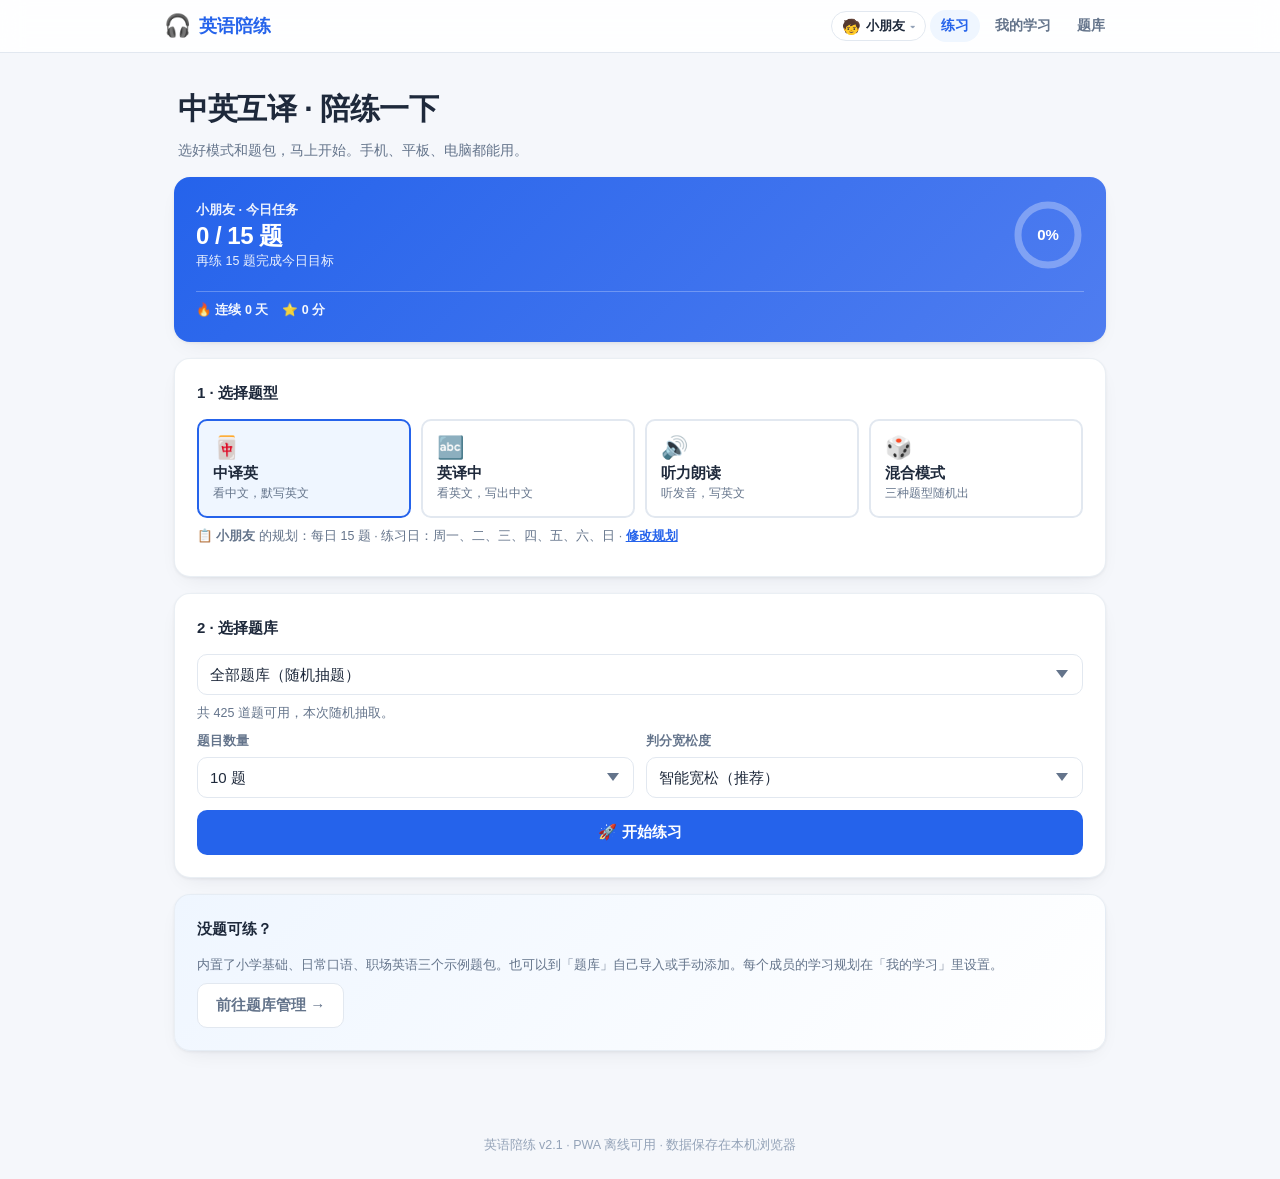
<file: index.html>
<!DOCTYPE html>
<html lang="zh-CN">
<head>
<meta charset="UTF-8">
<meta name="viewport" content="width=device-width, initial-scale=1.0, maximum-scale=1.0, user-scalable=no, viewport-fit=cover">
<meta name="theme-color" content="#2563EB">
<meta name="description" content="适合小学生和成人的中英互译默写练习工具，支持自定义题库、听力朗读、学习规划与离线使用。">
<title>英语陪练 · 中英默写练习</title>
<!-- PWA -->
<link rel="manifest" href="manifest.json">
<link rel="icon" type="image/png" href="favicon.png">
<link rel="apple-touch-icon" href="icons/apple-touch-icon.png">
<meta name="apple-mobile-web-app-capable" content="yes">
<meta name="mobile-web-app-capable" content="yes">
<meta name="apple-mobile-web-app-status-bar-style" content="default">
<meta name="apple-mobile-web-app-title" content="英语陪练">
<link rel="stylesheet" href="assets/css/style.css">
</head>
<body>

<!-- ============ 顶部导航 ============ -->
<header class="topbar">
  <div class="topbar-inner">
    <div class="brand">
      <span class="brand-logo" id="brandLogo">🎧</span>
      <span class="brand-name" id="brandName">英语陪练</span>
    </div>
    <div class="topnav">
      <!-- 成员切换器 -->
      <button class="profile-chip" id="profileChip" title="切换成员">
        <span id="chipAvatar">🧒</span>
        <span id="chipName">小朋友</span>
        <span class="chip-caret">▾</span>
      </button>
      <button class="navbtn active" data-view="home">练习</button>
      <button class="navbtn" data-view="plan">我的学习</button>
      <button class="navbtn" data-view="manage">题库</button>
    </div>
  </div>
  <!-- 成员下拉面板 -->
  <div class="profile-menu" id="profileMenu" style="display:none">
    <div class="pm-title">选择成员</div>
    <div id="pmList"></div>
    <button class="pm-add" id="pmAddBtn">＋ 添加成员</button>
  </div>
</header>

<main class="wrap" id="app">

  <!-- ============ 首页：选模式 + 选题库 ============ -->
  <section class="view active" id="view-home">
    <div class="hero">
      <h1 id="heroTitle">中英互译 · 陪练一下</h1>
      <p class="hero-sub" id="heroSub">选好模式和题包，马上开始。手机、平板、电脑都能用。</p>
    </div>

    <!-- 今日任务卡（当前成员） -->
    <div class="card today-card" id="todayCard">
      <div class="today-left">
        <div class="today-title" id="todayTitle">今日任务</div>
        <div class="today-num" id="todayNum">0 / 15 题</div>
        <div class="today-hint" id="todayHint">开始第一题吧！</div>
      </div>
      <div class="today-right">
        <div class="ring">
          <svg viewBox="0 0 72 72" class="ring-svg">
            <circle class="ring-bg" cx="36" cy="36" r="30"/>
            <circle class="ring-fg" id="ringFg" cx="36" cy="36" r="30"/>
          </svg>
          <span class="ring-text" id="ringText">0%</span>
        </div>
      </div>
      <div class="today-meta">
        <span id="todayStreak">🔥 连续 0 天</span>
        <span id="todayPoints">⭐ 0 分</span>
      </div>
    </div>

    <div class="card">
      <h2 class="card-title">1 · 选择题型</h2>
      <div class="mode-grid" id="modeGrid">
        <button class="mode-card" data-mode="zh2en">
          <span class="mode-emoji">🀄</span>
          <span class="mode-name">中译英</span>
          <span class="mode-desc">看中文，默写英文</span>
        </button>
        <button class="mode-card" data-mode="en2zh">
          <span class="mode-emoji">🔤</span>
          <span class="mode-name">英译中</span>
          <span class="mode-desc">看英文，写出中文</span>
        </button>
        <button class="mode-card" data-mode="listen">
          <span class="mode-emoji">🔊</span>
          <span class="mode-name">听力朗读</span>
          <span class="mode-desc">听发音，写英文</span>
        </button>
        <button class="mode-card" data-mode="mix">
          <span class="mode-emoji">🎲</span>
          <span class="mode-name">混合模式</span>
          <span class="mode-desc">三种题型随机出</span>
        </button>
      </div>
      <p class="hint" id="planModeHint"></p>
    </div>

    <div class="card">
      <h2 class="card-title">2 · 选择题库</h2>
      <select class="select" id="bankSelect"></select>
      <p class="hint" id="bankMeta">—</p>
      <div class="row2">
        <label class="field">
          <span class="field-label">题目数量</span>
          <select class="select" id="countSelect">
            <option value="5">5 题</option>
            <option value="10" selected>10 题</option>
            <option value="20">20 题</option>
            <option value="999">全部</option>
          </select>
        </label>
        <label class="field">
          <span class="field-label">判分宽松度</span>
          <select class="select" id="strictSelect">
            <option value="smart" selected>智能宽松（推荐）</option>
            <option value="strict">严格逐字</option>
          </select>
        </label>
      </div>
      <button class="btn btn-primary btn-block" id="startBtn">🚀 开始练习</button>
      <button class="btn btn-ghost btn-block" id="installBtn" style="display:none">📲 添加到主屏幕（像 App 一样用）</button>
      <button class="btn btn-ghost btn-block" id="iosInstallTip" style="display:none">📲 iOS 安装方法</button>
    </div>

    <div class="card muted-card">
      <h2 class="card-title">没题可练？</h2>
      <p class="hint">内置了小学基础、日常口语、职场英语三个示例题包。也可以到「题库」自己导入或手动添加。每个成员的学习规划在「我的学习」里设置。</p>
      <button class="btn btn-ghost" data-view="manage">前往题库管理 →</button>
    </div>
  </section>

  <!-- ============ 练习页 ============ -->
  <section class="view" id="view-practice">
    <div class="progress-wrap">
      <div class="progress-info">
        <span id="progText">第 1 / 10 题</span>
        <span id="progScore">✅ 0 · ❌ 0</span>
      </div>
      <div class="progress-bar"><div class="progress-fill" id="progFill"></div></div>
    </div>

    <div class="card question-card">
      <div class="q-tag" id="qTag">中译英</div>
      <div class="q-prompt" id="qPrompt">题目内容</div>

      <button class="btn btn-listen" id="speakBtn" style="display:none">🔊 再听一遍</button>

      <textarea class="answer-input" id="answerInput" rows="2" placeholder="在这里输入答案…" autocomplete="off" autocorrect="off" autocapitalize="off" spellcheck="false"></textarea>

      <div class="mic-row" id="micRow" style="display:none">
        <button class="btn btn-mic" id="micBtn">🎙️ 按住说话，松开识别</button>
        <span class="mic-hint" id="micHint"></span>
      </div>

      <!-- v2.1：不会做时的提示 -->
      <button class="btn btn-hint" id="hintBtn" style="display:none">💡 给我点提示</button>
      <div class="hint-box" id="hintBox" style="display:none"></div>

      <div class="feedback" id="feedback"></div>

      <div class="btn-row">
        <button class="btn btn-primary btn-grow" id="submitBtn">提交答案</button>
        <button class="btn btn-ghost" id="skipBtn">跳过</button>
      </div>
      <button class="btn btn-ghost btn-block" id="nextBtn" style="display:none">下一题 →</button>
    </div>

    <button class="btn btn-text" id="quitBtn">← 退出练习</button>
  </section>

  <!-- ============ 结算页 ============ -->
  <section class="view" id="view-result">
    <div class="card result-card">
      <div class="result-emoji" id="resultEmoji">🎉</div>
      <h1 class="result-title" id="resultTitle">练习完成！</h1>
      <div class="score-ring">
        <span class="score-num" id="resultScore">0</span>
        <span class="score-unit">分</span>
      </div>
      <p class="hint" id="resultMeta">答对 0 题 / 共 0 题</p>
      <!-- 激励区 -->
      <div class="reward-box" id="rewardBox" style="display:none">
        <div class="reward-pts" id="rewardPts">+0 分</div>
        <div class="reward-detail" id="rewardDetail"></div>
      </div>
    </div>

    <div class="card">
      <h2 class="card-title">错题回顾</h2>
      <div id="wrongList" class="wrong-list"></div>
    </div>

    <div class="btn-row result-actions">
      <button class="btn btn-primary btn-grow" id="againBtn">再练一遍</button>
      <button class="btn btn-ghost" data-view="plan">看我的学习 →</button>
    </div>
  </section>

  <!-- ============ 我的学习（规划/进度/激励） ============ -->
  <section class="view" id="view-plan">
    <div class="hero plan-hero">
      <div class="plan-avatar" id="plAvatar">🧒</div>
      <div class="plan-head-mid">
        <h1 id="plName">小朋友</h1>
        <p class="hero-sub" id="plLevel">🌱 英语新芽 · 0 分</p>
      </div>
      <button class="btn btn-ghost" id="plSwitchBtn">切换成员</button>
    </div>

    <!-- 等级进度 -->
    <div class="card">
      <div class="level-row">
        <span class="level-icon" id="lvIcon">🌱</span>
        <div class="level-mid">
          <div class="level-name" id="lvName">英语新芽</div>
          <div class="level-bar"><div class="level-fill" id="lvFill"></div></div>
          <div class="level-next" id="lvNext">还差 100 分升级</div>
        </div>
        <div class="level-pts" id="lvPts">0<small>分</small></div>
      </div>
    </div>

    <!-- 本周打卡 -->
    <div class="card">
      <h2 class="card-title">本周打卡 <span class="streak-chip" id="plStreak">🔥 连续 0 天</span></h2>
      <div class="week-row" id="weekRow"></div>
      <div class="stat-grid">
        <div class="stat-box"><b id="stToday">0</b><span>今日已练</span></div>
        <div class="stat-box"><b id="stGoal">15</b><span>每日目标</span></div>
        <div class="stat-box"><b id="stAcc">0%</b><span>总正确率</span></div>
        <div class="stat-box"><b id="stBest">0</b><span>最长连击</span></div>
      </div>
      <div class="mini-chart" id="miniChart"></div>
      <p class="hint">最近 14 天每日练习量</p>
    </div>

    <!-- 徽章墙 -->
    <div class="card">
      <h2 class="card-title">我的徽章 <span class="badge" id="badgeCount">0/11</span></h2>
      <div class="badge-grid" id="badgeGrid"></div>
    </div>

    <!-- 学习规划 -->
    <div class="card">
      <h2 class="card-title">学习规划</h2>
      <p class="hint">为当前成员制定每日计划，完成后自动打卡并发放奖励。</p>
      <div class="row2">
        <label class="field">
          <span class="field-label">每日目标（题）</span>
          <select class="select" id="planGoal">
            <option value="5">5 题 · 轻松</option>
            <option value="10">10 题 · 日常</option>
            <option value="15">15 题 · 标准</option>
            <option value="20">20 题 · 进阶</option>
            <option value="30">30 题 · 强化</option>
            <option value="50">50 题 · 特训</option>
          </select>
        </label>
        <label class="field">
          <span class="field-label">练习题库</span>
          <select class="select" id="planBank"></select>
        </label>
      </div>
      <div class="field">
        <span class="field-label">每日练习题型（至少一种）</span>
        <div class="check-row" id="planModes">
          <label class="chk"><input type="checkbox" value="zh2en"> 中译英</label>
          <label class="chk"><input type="checkbox" value="en2zh"> 英译中</label>
          <label class="chk"><input type="checkbox" value="listen"> 听力</label>
        </div>
      </div>
      <div class="field">
        <span class="field-label">练习日（星期）</span>
        <div class="check-row" id="planDays">
          <label class="chk"><input type="checkbox" value="1"> 一</label>
          <label class="chk"><input type="checkbox" value="2"> 二</label>
          <label class="chk"><input type="checkbox" value="3"> 三</label>
          <label class="chk"><input type="checkbox" value="4"> 四</label>
          <label class="chk"><input type="checkbox" value="5"> 五</label>
          <label class="chk"><input type="checkbox" value="6"> 六</label>
          <label class="chk"><input type="checkbox" value="0"> 日</label>
        </div>
      </div>
      <button class="btn btn-primary btn-block" id="planSaveBtn">保存学习规划</button>
    </div>
  </section>

  <!-- ============ 成员管理 ============ -->
  <section class="view" id="view-profile">
    <div class="hero">
      <h1>成员管理</h1>
      <p class="hero-sub">给家里每个人建一个档案，学习进度、规划、激励各自独立。</p>
    </div>
    <div class="card">
      <h2 class="card-title">成员列表</h2>
      <div id="profileList" class="profile-list"></div>
      <button class="btn btn-primary btn-block" id="profAddBtn">＋ 添加成员</button>
    </div>
    <div class="card muted-card">
      <h2 class="card-title">怎么用？</h2>
      <p class="hint">点顶部头像可快速切换成员；每个成员独立记录积分、打卡、错题风格与规划。小朋友建议选「小朋友」类型，默认开启宽松判分和慢速朗读。</p>
    </div>
  </section>

  <!-- ============ 题库管理 ============ -->
  <section class="view" id="view-manage">
    <div class="hero">
      <h1>题库管理</h1>
      <p class="hero-sub">导入、编辑、导出题库。改完保存，回练习页刷新即生效。</p>
    </div>

    <div class="card">
      <h2 class="card-title">当前题库</h2>
      <select class="select" id="manageBankSelect"></select>
      <div class="btn-row wrap-row">
        <button class="btn btn-primary" id="addBankBtn">＋ 新建题库</button>
        <button class="btn btn-ghost" id="renameBankBtn">重命名</button>
        <button class="btn btn-ghost" id="delBankBtn">删除题库</button>
      </div>
      <p class="hint" id="manageBankMeta">—</p>
    </div>

    <div class="card">
      <h2 class="card-title">批量导入</h2>
      <p class="hint">支持三种方式，任选其一：</p>
      <div class="tabs" id="importTabs">
        <button class="tab active" data-imp="text">粘贴文本</button>
        <button class="tab" data-imp="file">上传文件</button>
      </div>

      <div class="imp-pane active" id="imp-text">
        <p class="hint">每行一组，用竖线 <code>|</code> 或逗号 <code>,</code> 分隔中文和英文。<br>示例：<code>苹果|apple</code></p>
        <textarea class="answer-input" id="importText" rows="6" placeholder="苹果|apple&#10;香蕉|banana&#10;我每天七点起床|I get up at seven every day"></textarea>
      </div>

      <div class="imp-pane" id="imp-file">
        <p class="hint">上传 <b>.csv</b> / <b>.txt</b>（中文,英文）或 <b>.json</b> 文件。</p>
        <input type="file" id="fileInput" accept=".csv,.txt,.json" class="file-input">
      </div>

      <div class="btn-row">
        <button class="btn btn-primary btn-grow" id="doImportBtn">导入到当前题库</button>
        <button class="btn btn-ghost" id="clearBankBtn">清空题目</button>
      </div>
      <div class="feedback" id="importFeedback"></div>
    </div>

    <div class="card">
      <h2 class="card-title">手动录入</h2>
      <div class="row2">
        <label class="field">
          <span class="field-label">中文</span>
          <input class="answer-input single" id="manZh" placeholder="苹果" autocomplete="off">
        </label>
        <label class="field">
          <span class="field-label">英文</span>
          <input class="answer-input single" id="manEn" placeholder="apple" autocomplete="off" spellcheck="false">
        </label>
      </div>
      <button class="btn btn-primary btn-block" id="manAddBtn">＋ 添加到题库</button>
    </div>

    <div class="card">
      <h2 class="card-title">题目列表 <span class="badge" id="qCount">0</span></h2>
      <div class="search-row">
        <input class="answer-input single" id="qSearch" placeholder="搜索中文或英文…" autocomplete="off">
      </div>
      <div id="qList" class="q-list"></div>
    </div>

    <div class="card">
      <h2 class="card-title">备份与迁移</h2>
      <p class="hint">换设备时：在这里导出 JSON 题库文件，在另一台设备导入即可。备份同时包含全部成员的学习进度。</p>
      <div class="btn-row wrap-row">
        <button class="btn btn-primary" id="exportBtn">⬇ 导出全部数据</button>
        <button class="btn btn-ghost" id="importJsonBtn">⬆ 导入 JSON 备份</button>
        <button class="btn btn-ghost" id="resetBtn">恢复默认题库</button>
      </div>
      <input type="file" id="jsonInput" accept=".json" style="display:none">
    </div>

    <div class="card">
      <h2 class="card-title">语音设置</h2>
      <div class="check-row" id="spToggles">
        <label class="chk"><input type="checkbox" id="spEnabled"> 开启语音朗读</label>
        <label class="chk"><input type="checkbox" id="spReadPrompt"> 出题后自动读题</label>
        <label class="chk"><input type="checkbox" id="spReadAnswer"> 判分后读正确答案</label>
        <label class="chk"><input type="checkbox" id="spReadFeedback"> 判分后读对错提示</label>
        <label class="chk"><input type="checkbox" id="spRecognize"> 允许麦克风语音作答</label>
      </div>
      <div class="row2">
        <label class="field">
          <span class="field-label">语速 <b id="spRateVal">0.85</b></span>
          <input type="range" id="spRate" min="0.5" max="1.5" step="0.05" value="0.85" class="range">
        </label>
        <label class="field">
          <span class="field-label">音调 <b id="spPitchVal">1.0</b></span>
          <input type="range" id="spPitch" min="0.5" max="1.5" step="0.05" value="1" class="range">
        </label>
      </div>
      <div class="row2">
        <label class="field">
          <span class="field-label">重复朗读次数</span>
          <select class="select" id="spRepeat">
            <option value="1">1 次</option>
            <option value="2">2 次</option>
            <option value="3">3 次（听力加强）</option>
          </select>
        </label>
        <label class="field">
          <span class="field-label">朗读语音</span>
          <select class="select" id="spVoice">
            <option value="">自动（英语女声优先）</option>
          </select>
        </label>
      </div>
      <div class="btn-row">
        <button class="btn btn-ghost" id="spTestBtn">🔊 试听一下</button>
        <button class="btn btn-primary btn-grow" id="spSaveBtn">保存语音设置</button>
      </div>
      <p class="hint" id="spSupportHint"></p>
    </div>

    <div class="card">
      <h2 class="card-title">提示设置 <span class="badge">v2.1</span></h2>
      <label class="chk chk-block">
        <input type="checkbox" id="htEnabled"> 练习时显示「💡 给我点提示」按钮
      </label>
      <div class="row2">
        <label class="field">
          <span class="field-label">单题最多提示几次</span>
          <select class="select" id="htMaxLevel">
            <option value="1">1 次（只给长度和首字母）</option>
            <option value="2">2 次（再多揭示一点）</option>
            <option value="3">3 次（揭示大部分，推荐小朋友）</option>
          </select>
        </label>
        <label class="field">
          <span class="field-label">用过提示后</span>
          <select class="select" id="htDeductRatio">
            <option value="1">积分不打折</option>
            <option value="0.7">积分按 70% 计</option>
            <option value="0.5">积分按 50% 计（推荐）</option>
            <option value="0.3">积分按 30% 计</option>
          </select>
        </label>
      </div>
      <label class="chk chk-block">
        <input type="checkbox" id="htDeduct"> 按上面比例对「用过提示的题」扣减积分（防止一路点提示刷分）
      </label>
      <div class="btn-row">
        <button class="btn btn-primary btn-grow" id="hintSaveBtn">保存提示设置</button>
      </div>
      <p class="hint" id="hintSaveHint">
        提示是循序渐进的：先告诉答案有多长、开头是什么，再逐步揭示字母，永远不直接给完整答案。
      </p>
    </div>

    <div class="card">
      <h2 class="card-title">外观设置</h2>
      <div class="row2">
        <label class="field">
          <span class="field-label">图标</span>
          <input class="answer-input single" id="cfgLogo" maxlength="4" placeholder="🎧">
        </label>
        <label class="field">
          <span class="field-label">名称</span>
          <input class="answer-input single" id="cfgName" placeholder="英语陪练">
        </label>
      </div>
      <label class="field">
        <span class="field-label">主色调</span>
        <div class="color-row">
          <input type="color" id="cfgColor" value="#2563EB" class="color-picker">
          <span class="hint" id="cfgColorText">#2563EB</span>
        </div>
      </label>
      <button class="btn btn-primary btn-block" id="saveCfgBtn">保存设置</button>
    </div>
  </section>

</main>

<footer class="foot">
  <span>英语陪练 v2.1 · PWA 离线可用 · 数据保存在本机浏览器</span>
</footer>

<!-- 新版本提示条 -->
<div class="update-bar" id="updateBar" style="display:none">
  <span>🎉 发现新版本</span>
  <button class="btn btn-ghost" id="updateReloadBtn">刷新更新</button>
</div>

<!-- 撒花动画层 -->
<canvas id="confetti" style="display:none;position:fixed;inset:0;pointer-events:none;z-index:999"></canvas>

<!-- 默认题库配置：换默认题库只改这一个文件 -->
<script src="assets/js/banks.js"></script>
<script src="assets/js/store.js"></script>
<script src="assets/js/speech.js"></script>
<script src="assets/js/hint.js"></script>
<script src="assets/js/app.js"></script>
<script>
/* ============ PWA：Service Worker 注册 + 安装引导 ============ */
(function () {
  if ('serviceWorker' in navigator && location.protocol === 'https:' || location.hostname === 'localhost') {
    window.addEventListener('load', function () {
      navigator.serviceWorker.register('sw.js').then(function (reg) {
        reg.addEventListener('updatefound', function () {
          var nw = reg.installing;
          if (!nw) return;
          nw.addEventListener('statechange', function () {
            if (nw.state === 'installed' && navigator.serviceWorker.controller) {
              var bar = document.getElementById('updateBar');
              if (bar) bar.style.display = 'flex';
            }
          });
        });
      }).catch(function (e) { console.warn('[PWA] SW 注册失败', e); });
    });
  }
  document.getElementById('updateReloadBtn').addEventListener('click', function () {
    location.reload(true);
  });

  /* 安装引导（Android/桌面 Chrome） */
  var deferredPrompt = null;
  window.addEventListener('beforeinstallprompt', function (e) {
    e.preventDefault();
    deferredPrompt = e;
    var b = document.getElementById('installBtn');
    var standalone = window.matchMedia('(display-mode: standalone)').matches;
    if (b && !standalone) b.style.display = 'block';
  });
  document.getElementById('installBtn').addEventListener('click', function () {
    if (!deferredPrompt) return;
    deferredPrompt.prompt();
    deferredPrompt.userChoice.then(function () {
      deferredPrompt = null;
      this.style.display = 'none';
    }.bind(this));
  });

  /* iOS 引导（Safari 无 beforeinstallprompt） */
  var isIOS = /iphone|ipad|ipod/i.test(navigator.userAgent);
  var standalone = window.matchMedia('(display-mode: standalone)').matches || window.navigator.standalone === true;
  if (isIOS && !standalone) {
    document.getElementById('iosInstallTip').style.display = 'block';
    document.getElementById('iosInstallTip').addEventListener('click', function () {
      alert('iOS 安装方法：\n1. 用 Safari 打开本页\n2. 点底部「分享」按钮\n3. 选择「添加到主屏幕」\n\n添加后即可像 App 一样全屏使用，并支持离线练习。');
    });
  }
})();
</script>
</body>
</html>
</file>
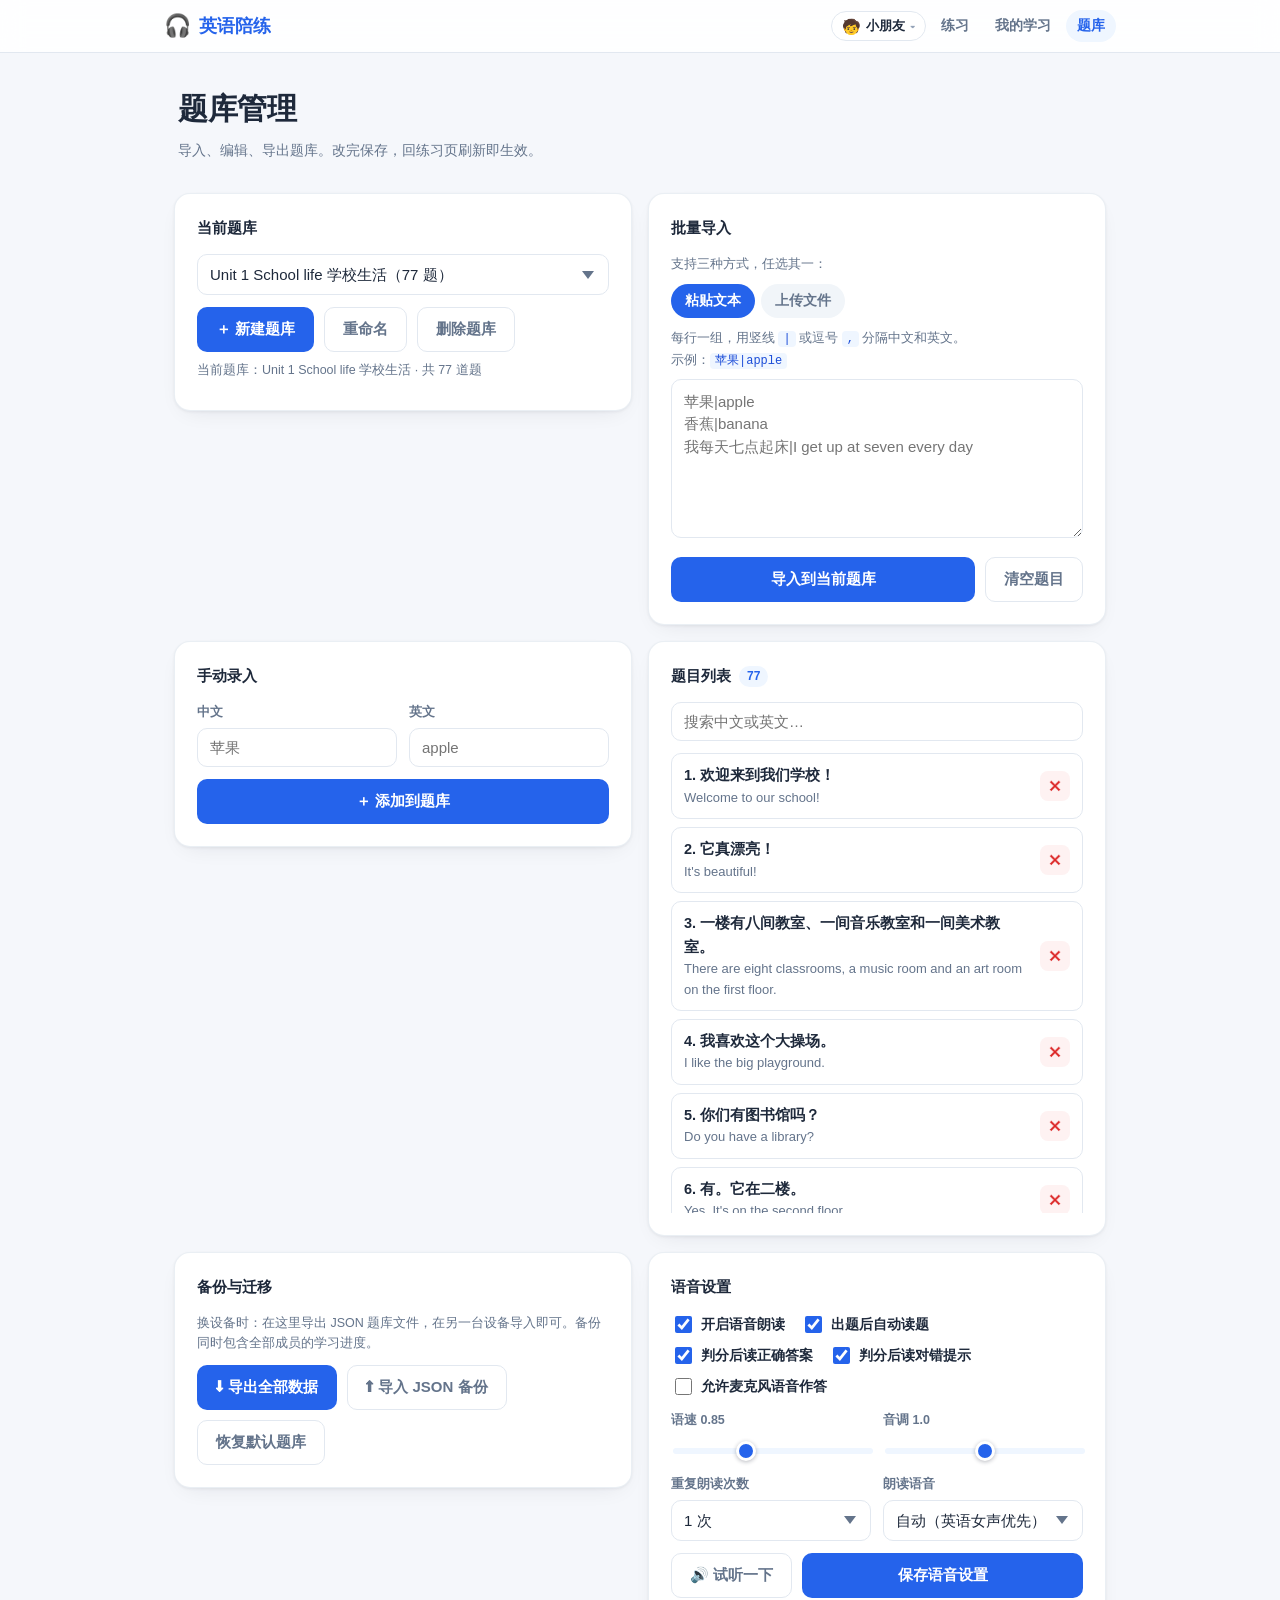
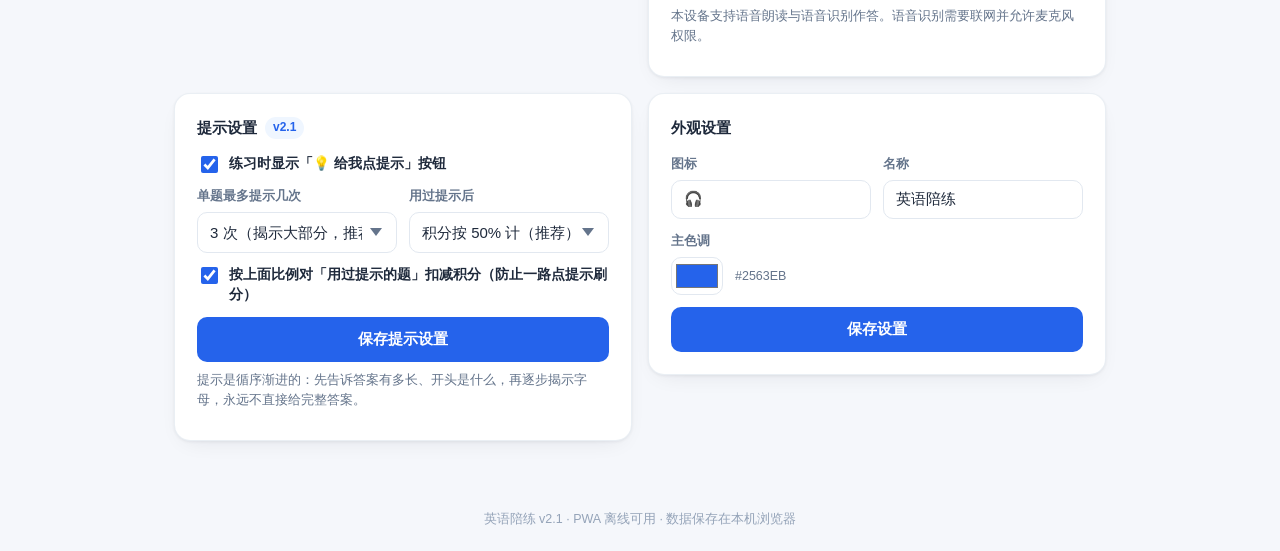
<file: admin.html>
<!DOCTYPE html>
<html lang="zh-CN">
<head>
<meta charset="UTF-8">
<meta name="viewport" content="width=device-width, initial-scale=1.0">
<title>英语陪练 · 后台管理</title>
<script>
// 后台入口：自动跳转到主应用的题库管理视图
// 部署时与本目录 index.html 放在同一位置即可
location.replace('index.html#admin');
</script>
</head>
<body>
<p style="font-family:sans-serif;padding:24px;">正在进入题库管理后台…<br>
若未自动跳转，请 <a href="index.html#admin">点此进入</a>。</p>
</body>
</html>
</file>
<file: assets/css/style.css>
/* ============================================================
   英语陪练 · 样式表 v2.0
   纯 CSS，无依赖，移动端优先，三端自适应
   ------------------------------------------------------------
   主色通过 CSS 变量 --brand 控制，后台改配色后一处生效
   v2 新增：成员切换、今日任务环、等级/徽章/打卡、语音、PWA
   ============================================================ */

:root {
  --brand: #2563EB;
  --brand-dark: #1D4ED8;
  --brand-soft: #EFF6FF;
  --ok: #16A34A;
  --ok-soft: #F0FDF4;
  --bad: #DC2626;
  --bad-soft: #FEF2F2;
  --warn: #D97706;
  --warn-soft: #FEF3C7;
  --bg: #F5F7FB;
  --card: #FFFFFF;
  --text: #1E293B;
  --text-2: #64748B;
  --text-3: #94A3B8;
  --line: #E2E8F0;
  --radius: 16px;
  --radius-sm: 10px;
  --shadow: 0 1px 3px rgba(15, 23, 42, .06), 0 8px 24px -12px rgba(15, 23, 42, .12);
  --sans: -apple-system, BlinkMacSystemFont, "PingFang SC", "Hiragino Sans GB",
          "Microsoft YaHei", "Segoe UI", Roboto, "Helvetica Neue", Arial, sans-serif;
}

* { box-sizing: border-box; -webkit-tap-highlight-color: transparent; }

html, body {
  margin: 0; padding: 0;
  background: var(--bg);
  color: var(--text);
  font-family: var(--sans);
  font-size: 16px;
  line-height: 1.6;
  -webkit-font-smoothing: antialiased;
}

body { min-height: 100vh; display: flex; flex-direction: column; }

/* ---------------- 顶部导航 ---------------- */
.topbar {
  position: sticky; top: 0; z-index: 50;
  background: rgba(255,255,255,.88);
  backdrop-filter: saturate(180%) blur(12px);
  -webkit-backdrop-filter: saturate(180%) blur(12px);
  border-bottom: 1px solid var(--line);
  padding-top: env(safe-area-inset-top);
}
.topbar-inner {
  max-width: 980px; margin: 0 auto;
  display: flex; align-items: center; justify-content: space-between;
  gap: 10px; padding: 10px 14px;
}
.brand { display: flex; align-items: center; gap: 8px; font-weight: 700; min-width: 0; }
.brand-logo { font-size: 22px; line-height: 1; }
.brand-name {
  font-size: 17px; color: var(--brand);
  white-space: nowrap; overflow: hidden; text-overflow: ellipsis;
}
.topnav { display: flex; gap: 4px; flex-shrink: 0; align-items: center; }
.navbtn {
  border: 0; background: transparent; color: var(--text-2);
  font-size: 14px; font-family: inherit; font-weight: 600;
  padding: 7px 11px; border-radius: 999px; cursor: pointer;
  transition: background .15s, color .15s;
  white-space: nowrap;
}
.navbtn.active { background: var(--brand-soft); color: var(--brand); }
.navbtn:hover { color: var(--brand); }

/* ---------------- 成员切换 chip ---------------- */
.profile-chip {
  display: inline-flex; align-items: center; gap: 5px;
  border: 1.5px solid var(--line); background: #fff;
  border-radius: 999px; padding: 5px 10px;
  font-family: inherit; font-size: 13px; font-weight: 700;
  color: var(--text); cursor: pointer; flex-shrink: 0;
  max-width: 118px;
}
.profile-chip:hover { border-color: var(--brand); }
#chipAvatar { font-size: 15px; line-height: 1; }
#chipName { overflow: hidden; text-overflow: ellipsis; white-space: nowrap; }
.chip-caret { font-size: 10px; color: var(--text-3); }

.profile-menu {
  position: absolute; right: 12px; top: calc(100% + 4px);
  width: min(320px, calc(100vw - 24px));
  background: var(--card); border: 1px solid var(--line);
  border-radius: 14px; box-shadow: 0 12px 40px -8px rgba(15,23,42,.25);
  padding: 8px; z-index: 100;
}
.pm-title {
  font-size: 12px; font-weight: 700; color: var(--text-3);
  padding: 6px 10px 4px; letter-spacing: .5px;
}
.pm-item {
  display: flex; align-items: center; gap: 10px; width: 100%;
  border: 0; background: transparent; text-align: left;
  padding: 9px 10px; border-radius: 10px; cursor: pointer; font-family: inherit;
}
.pm-item:hover, .pm-item.active { background: var(--brand-soft); }
.pm-avatar { font-size: 22px; line-height: 1; }
.pm-mid { flex: 1; min-width: 0; display: flex; flex-direction: column; }
.pm-mid b { font-size: 14px; color: var(--text); }
.pm-mid small { font-size: 12px; color: var(--text-2); }
.pm-check { color: var(--brand); font-weight: 800; }
.pm-add {
  display: block; width: 100%; margin-top: 4px;
  border: 1.5px dashed var(--line); background: transparent;
  border-radius: 10px; padding: 9px; font-family: inherit;
  font-size: 13.5px; font-weight: 600; color: var(--text-2); cursor: pointer;
}
.pm-add:hover { border-color: var(--brand); color: var(--brand); }

/* ---------------- 主体容器 ---------------- */
.wrap {
  width: 100%; max-width: 980px; margin: 0 auto;
  padding: 16px 16px 40px; flex: 1;
}
.view { display: none; animation: fade .22s ease; }
.view.active { display: block; }
@keyframes fade { from { opacity: 0; transform: translateY(6px); } to { opacity: 1; transform: none; } }

/* ---------------- 首屏 ---------------- */
.hero { padding: 8px 4px 16px; }
.hero h1 { margin: 0 0 6px; font-size: 24px; letter-spacing: -.4px; }
.hero-sub { margin: 0; color: var(--text-2); font-size: 14px; }

/* ---------------- 卡片 ---------------- */
.card {
  background: var(--card); border-radius: var(--radius);
  box-shadow: var(--shadow); padding: 18px; margin-bottom: 16px;
  border: 1px solid rgba(226,232,240,.7);
}
.card-title {
  margin: 0 0 14px; font-size: 15px; font-weight: 700;
  color: var(--text); display: flex; align-items: center; gap: 8px;
}
.muted-card { background: linear-gradient(135deg, var(--brand-soft), #FFFFFF); }

/* ---------------- 今日任务卡 ---------------- */
.today-card {
  display: flex; align-items: center; gap: 14px; flex-wrap: wrap;
  background: linear-gradient(135deg, var(--brand), #4F7DF0);
  border: 0; color: #fff;
}
.today-left { flex: 1; min-width: 0; }
.today-title { font-size: 13px; font-weight: 700; opacity: .92; }
.today-num { font-size: 24px; font-weight: 800; letter-spacing: -.5px; line-height: 1.25; }
.today-hint { font-size: 12.5px; opacity: .9; }
.today-right { flex-shrink: 0; }
.today-meta {
  display: flex; gap: 14px; font-size: 12.5px; font-weight: 600; opacity: .95;
  border-top: 1px solid rgba(255,255,255,.28);
  padding-top: 8px; margin-top: 6px; width: 100%;
}

/* 环形进度 */
.ring { position: relative; width: 72px; height: 72px; }
.ring-svg { width: 72px; height: 72px; transform: rotate(-90deg); }
.ring-bg, .ring-fg { fill: none; stroke-width: 7; }
.ring-bg { stroke: rgba(255,255,255,.3); }
.ring-fg {
  stroke: #fff; stroke-linecap: round;
  transition: stroke-dashoffset .5s ease;
}
.ring-text {
  position: absolute; inset: 0; display: flex; align-items: center; justify-content: center;
  font-size: 15px; font-weight: 800; color: #fff;
}

/* ---------------- 题型选择 ---------------- */
.mode-grid {
  display: grid; gap: 10px;
  grid-template-columns: repeat(2, 1fr);
}
.mode-card {
  display: flex; flex-direction: column; align-items: flex-start; gap: 2px;
  padding: 14px; border-radius: var(--radius-sm);
  border: 2px solid var(--line); background: #fff;
  cursor: pointer; text-align: left; font-family: inherit;
  transition: border-color .15s, background .15s, transform .1s;
}
.mode-card:active { transform: scale(.98); }
.mode-card:hover { border-color: #BFDBFE; }
.mode-card.selected { border-color: var(--brand); background: var(--brand-soft); }
.mode-emoji { font-size: 22px; line-height: 1.2; }
.mode-name { font-weight: 700; font-size: 15px; color: var(--text); }
.mode-desc { font-size: 12px; color: var(--text-2); }

/* ---------------- 表单元素 ---------------- */
.select, .answer-input {
  width: 100%; font-family: inherit; font-size: 15px;
  color: var(--text); background: #fff;
  border: 1.5px solid var(--line); border-radius: var(--radius-sm);
  padding: 11px 12px; outline: none; transition: border-color .15s, box-shadow .15s;
  appearance: none; -webkit-appearance: none;
}
.select {
  background-image: url("data:image/svg+xml;charset=utf8,%3Csvg xmlns='http://www.w3.org/2000/svg' width='12' height='8' viewBox='0 0 12 8'%3E%3Cpath fill='%2364748B' d='M6 8 0 0h12z'/%3E%3C/svg%3E");
  background-repeat: no-repeat; background-position: right 14px center;
  padding-right: 34px;
}
.select:focus, .answer-input:focus {
  border-color: var(--brand); box-shadow: 0 0 0 3px rgba(37,99,235,.12);
}
textarea.answer-input { resize: vertical; min-height: 64px; line-height: 1.5; }
.answer-input.single { padding: 10px 12px; }

.field { display: block; }
.field-label {
  display: block; font-size: 12.5px; font-weight: 600;
  color: var(--text-2); margin-bottom: 6px;
}
.row2 { display: grid; grid-template-columns: 1fr 1fr; gap: 12px; margin-bottom: 12px; }
.hint { font-size: 12.5px; color: var(--text-2); margin: 8px 0; line-height: 1.6; }
.hint code {
  background: var(--brand-soft); color: var(--brand-dark);
  padding: 1px 5px; border-radius: 4px; font-size: 12px;
}
.hint a { color: var(--brand); font-weight: 600; }
.badge {
  background: var(--brand-soft); color: var(--brand);
  font-size: 12px; font-weight: 700; padding: 1px 8px; border-radius: 999px;
}

/* 复选行 / 滑块 */
.check-row { display: flex; flex-wrap: wrap; gap: 8px 16px; margin: 6px 0 12px; }
.chk {
  display: inline-flex; align-items: center; gap: 6px;
  font-size: 13.5px; font-weight: 600; color: var(--text);
  cursor: pointer; user-select: none;
}
.chk input { width: 17px; height: 17px; accent-color: var(--brand); cursor: pointer; }

.range {
  width: 100%; height: 6px; appearance: none; -webkit-appearance: none;
  background: var(--brand-soft); border-radius: 999px; outline: none;
}
.range::-webkit-slider-thumb {
  appearance: none; -webkit-appearance: none;
  width: 20px; height: 20px; border-radius: 50%;
  background: var(--brand); border: 3px solid #fff;
  box-shadow: 0 1px 4px rgba(15,23,42,.3); cursor: pointer;
}
.range::-moz-range-thumb {
  width: 14px; height: 14px; border-radius: 50%;
  background: var(--brand); border: 3px solid #fff; cursor: pointer;
}

/* ---------------- 按钮 ---------------- */
.btn {
  font-family: inherit; font-size: 15px; font-weight: 600;
  border: 1.5px solid transparent; border-radius: var(--radius-sm);
  padding: 12px 18px; cursor: pointer;
  transition: background .15s, border-color .15s, transform .1s, opacity .15s;
  white-space: nowrap;
}
.btn:active { transform: scale(.98); }
.btn:disabled { opacity: .5; cursor: not-allowed; }
.btn-primary { background: var(--brand); color: #fff; }
.btn-primary:hover:not(:disabled) { background: var(--brand-dark); }
.btn-ghost { background: #fff; color: var(--text-2); border-color: var(--line); }
.btn-ghost:hover { border-color: #CBD5E1; color: var(--text); }
.btn-text {
  background: transparent; color: var(--text-2);
  display: block; margin: 4px auto 0; padding: 10px;
}
.btn-text:hover { color: var(--brand); }
.btn-block { display: block; width: 100%; margin-top: 12px; }
.btn-grow { flex: 1; }
.btn-listen {
  background: var(--brand-soft); color: var(--brand-dark);
  border-color: #BFDBFE; display: block; width: 100%; margin-bottom: 12px;
}
.btn-row { display: flex; gap: 10px; margin-top: 12px; }
.wrap-row { flex-wrap: wrap; }
.wrap-row .btn { flex: 0 1 auto; }
.btn-mic {
  background: #FFF7ED; color: #C2410C; border-color: #FED7AA;
  transition: transform .12s, background .15s;
}
.btn-mic.recording {
  background: #DC2626; color: #fff; border-color: #DC2626;
  animation: micpulse 1.1s infinite;
}
@keyframes micpulse {
  0%, 100% { transform: scale(1); }
  50% { transform: scale(1.03); }
}
.mic-row { display: flex; align-items: center; gap: 10px; margin-top: 10px; flex-wrap: wrap; }
.mic-hint { font-size: 12.5px; color: var(--text-2); }

/* ---------------- 进度条 ---------------- */
.progress-wrap { margin-bottom: 14px; }
.progress-info {
  display: flex; justify-content: space-between;
  font-size: 13px; font-weight: 600; color: var(--text-2); margin-bottom: 6px;
}
.progress-bar {
  height: 7px; background: #E2E8F0; border-radius: 999px; overflow: hidden;
}
.progress-fill {
  height: 100%; width: 0; border-radius: 999px;
  background: linear-gradient(90deg, var(--brand), #60A5FA);
  transition: width .3s ease;
}

/* ---------------- 题目卡 ---------------- */
.question-card { position: relative; }
.q-tag {
  display: inline-block; font-size: 12px; font-weight: 700;
  color: var(--brand); background: var(--brand-soft);
  padding: 3px 10px; border-radius: 999px; margin-bottom: 14px;
}
.q-prompt {
  font-size: 22px; font-weight: 700; line-height: 1.45;
  letter-spacing: -.2px; margin-bottom: 18px; word-break: break-word;
}
.q-prompt.small { font-size: 18px; }

/* ---------------- 判分反馈 ---------------- */
.feedback {
  display: none; margin-top: 12px; padding: 12px 14px;
  border-radius: var(--radius-sm); font-size: 14px; line-height: 1.65;
  border: 1.5px solid transparent; word-break: break-word;
}
.feedback.show { display: block; animation: fade .18s ease; }
.feedback.ok { background: var(--ok-soft); border-color: #BBF7D0; color: #14532D; }
.feedback.bad { background: var(--bad-soft); border-color: #FECACA; color: #7F1D1D; }
.feedback.info { background: var(--brand-soft); border-color: #BFDBFE; color: var(--brand-dark); }
.feedback b { font-weight: 700; }
.feedback .ans-line { margin-top: 6px; font-size: 14px; }
.feedback .ans-line span { font-weight: 700; color: inherit; }

/* ---------------- 结果页 ---------------- */
.result-card { text-align: center; }
.result-emoji { font-size: 48px; line-height: 1; }
.result-title { margin: 10px 0 4px; font-size: 21px; }
.score-ring {
  display: inline-flex; align-items: baseline; gap: 4px;
  margin: 14px auto 6px; padding: 12px 26px;
  border-radius: 999px; background: var(--brand-soft);
}
.score-num { font-size: 40px; font-weight: 800; color: var(--brand); line-height: 1; }
.score-unit { font-size: 15px; color: var(--brand); font-weight: 600; }
.result-actions { max-width: 420px; margin: 0 auto; width: 100%; }

/* 激励结算框 */
.reward-box {
  margin: 14px auto 4px; padding: 12px 18px;
  background: linear-gradient(135deg, #FEF3C7, #FDE68A);
  border-radius: 14px; max-width: 340px;
}
.reward-pts { font-size: 22px; font-weight: 800; color: #92400E; }
.reward-detail { font-size: 13px; color: #78350F; margin-top: 4px; line-height: 1.7; }
.new-badge {
  display: inline-block; background: #fff; border-radius: 999px;
  padding: 2px 10px; font-weight: 700; margin: 2px 0;
}

/* ---------------- 错题列表 ---------------- */
.wrong-list { display: flex; flex-direction: column; gap: 10px; }
.wrong-item {
  border-left: 3px solid var(--bad); background: var(--bad-soft);
  border-radius: 8px; padding: 10px 12px; font-size: 14px; line-height: 1.6;
}
.wrong-item .w-zh { font-weight: 700; }
.wrong-item .w-you { color: var(--bad); }
.wrong-item .w-right { color: var(--ok); font-weight: 700; }
.empty { color: var(--text-3); font-size: 14px; text-align: center; padding: 24px 0; }

/* ---------------- 我的学习 ---------------- */
.plan-hero { display: flex; align-items: center; gap: 12px; }
.plan-avatar {
  width: 54px; height: 54px; border-radius: 50%;
  background: var(--brand-soft); display: flex; align-items: center; justify-content: center;
  font-size: 30px; flex-shrink: 0; border: 2px solid var(--brand);
}
.plan-head-mid { flex: 1; min-width: 0; }
.plan-hero h1 { margin: 0; font-size: 22px; }

.level-row { display: flex; align-items: center; gap: 14px; }
.level-icon { font-size: 34px; line-height: 1; }
.level-mid { flex: 1; min-width: 0; }
.level-name { font-weight: 800; font-size: 15.5px; margin-bottom: 6px; }
.level-bar { height: 9px; border-radius: 999px; background: var(--brand-soft); overflow: hidden; }
.level-fill {
  height: 100%; width: 0; border-radius: 999px;
  background: linear-gradient(90deg, var(--brand), #F59E0B);
  transition: width .5s ease;
}
.level-next { font-size: 12px; color: var(--text-2); margin-top: 6px; }
.level-pts { font-size: 26px; font-weight: 800; color: var(--brand); line-height: 1; }
.level-pts small { font-size: 12px; font-weight: 600; color: var(--text-2); margin-left: 2px; }

.streak-chip {
  font-size: 12px; font-weight: 700; color: var(--warn);
  background: var(--warn-soft); border-radius: 999px; padding: 2px 10px; margin-left: 4px;
}

.week-row { display: flex; gap: 6px; margin: 4px 0 14px; }
.bar-col {
  flex: 1; display: flex; flex-direction: column; align-items: center; gap: 3px;
  height: 64px; justify-content: flex-end;
}
.bar-col .bar {
  width: 100%; max-width: 26px; border-radius: 4px;
  background: #CBD5E1; min-height: 4px;
}
.bar-col .bar.hit { background: linear-gradient(180deg, var(--brand), #60A5FA); }
.bar-col span { font-size: 10px; color: var(--text-3); }

.stat-grid {
  display: grid; grid-template-columns: repeat(4, 1fr); gap: 8px;
  margin-bottom: 14px;
}
.stat-box {
  background: var(--bg); border-radius: 10px; padding: 10px 6px;
  display: flex; flex-direction: column; align-items: center; gap: 2px;
}
.stat-box b { font-size: 19px; color: var(--text); line-height: 1.2; }
.stat-box span { font-size: 11.5px; color: var(--text-2); }

.mini-chart { display: flex; align-items: flex-end; gap: 4px; height: 72px; }

/* 徽章墙 */
.badge-grid {
  display: grid; grid-template-columns: repeat(auto-fill, minmax(84px, 1fr));
  gap: 10px;
}
.badge-cell {
  display: flex; flex-direction: column; align-items: center; gap: 4px;
  padding: 12px 4px; border-radius: 12px;
  background: var(--bg); border: 1.5px dashed var(--line);
  filter: grayscale(1); opacity: .55;
}
.badge-cell.got {
  filter: none; opacity: 1;
  background: var(--brand-soft); border: 1.5px solid var(--brand);
}
.b-icon { font-size: 24px; line-height: 1; }
.b-name { font-size: 11px; font-weight: 700; color: var(--text); text-align: center; }

/* ---------------- 成员管理 ---------------- */
.profile-list { display: flex; flex-direction: column; gap: 10px; margin-bottom: 12px; }
.prof-item {
  display: flex; align-items: center; gap: 12px;
  border: 1.5px solid var(--line); border-radius: 12px; padding: 10px 12px;
}
.prof-item.active { border-color: var(--brand); background: var(--brand-soft); }
.prof-avatar { font-size: 26px; line-height: 1; }
.prof-mid { flex: 1; min-width: 0; }
.prof-mid b { font-size: 14.5px; display: flex; align-items: center; gap: 6px; }
.prof-mid small { font-size: 12px; color: var(--text-2); display: block; }
.cur-tag {
  font-style: normal; font-size: 10.5px; font-weight: 800;
  color: #fff; background: var(--brand); border-radius: 999px; padding: 1px 7px;
}
.prof-ops { display: flex; gap: 6px; flex-shrink: 0; }
.prof-ops .btn { padding: 7px 10px; font-size: 12.5px; }

/* ---------------- 题目管理列表 ---------------- */
.search-row { margin-bottom: 12px; }
.q-list { display: flex; flex-direction: column; gap: 8px; max-height: 460px; overflow-y: auto; }
.q-item {
  display: flex; align-items: center; gap: 10px;
  padding: 10px 12px; border: 1px solid var(--line);
  border-radius: var(--radius-sm); background: #fff;
}
.q-item-body { flex: 1; min-width: 0; }
.q-item-zh { font-size: 14.5px; font-weight: 600; word-break: break-word; }
.q-item-en { font-size: 13px; color: var(--text-2); word-break: break-word; }
.q-item-del {
  border: 0; background: var(--bad-soft); color: var(--bad);
  width: 30px; height: 30px; border-radius: 8px; flex-shrink: 0;
  cursor: pointer; font-size: 15px; line-height: 1;
}
.q-item-del:hover { background: #FEE2E2; }

/* ---------------- 导入 Tab ---------------- */
.tabs { display: flex; gap: 6px; margin: 10px 0; }
.tab {
  flex: 0 0 auto; border: 0; background: #F1F5F9; color: var(--text-2);
  font-family: inherit; font-size: 13.5px; font-weight: 600;
  padding: 8px 14px; border-radius: 999px; cursor: pointer;
}
.tab.active { background: var(--brand); color: #fff; }
.imp-pane { display: none; }
.imp-pane.active { display: block; }
.file-input { width: 100%; font-size: 13.5px; padding: 8px 0; }

/* ---------------- 颜色选择 ---------------- */
.color-row { display: flex; align-items: center; gap: 12px; }
.color-picker {
  width: 52px; height: 38px; padding: 2px; border: 1.5px solid var(--line);
  border-radius: var(--radius-sm); background: #fff; cursor: pointer;
}

/* ---------------- PWA 更新条 ---------------- */
.update-bar {
  position: fixed; left: 12px; right: 12px; bottom: calc(14px + env(safe-area-inset-bottom));
  max-width: 420px; margin: 0 auto;
  display: flex; align-items: center; justify-content: space-between; gap: 10px;
  background: var(--text); color: #fff;
  border-radius: 14px; padding: 12px 16px;
  box-shadow: 0 12px 32px -8px rgba(0,0,0,.4);
  z-index: 200; font-size: 13.5px; font-weight: 600;
}
.update-bar .btn { background: rgba(255,255,255,.16); color: #fff; border: 0; }

/* ---------------- 页脚 ---------------- */
.foot {
  text-align: center; padding: 20px 16px calc(24px + env(safe-area-inset-bottom));
  font-size: 12.5px; color: var(--text-3);
}

/* 手机窄屏：顶栏紧凑化，保证品牌名完整显示 */
@media (max-width: 480px) {
  .topbar-inner { gap: 8px; padding: 10px 10px; }
  .brand-name { font-size: 15.5px; flex-shrink: 0; overflow: visible; }
  .navbtn { font-size: 13px; padding: 6px 8px; }
  .profile-chip { max-width: 96px; padding: 4px 8px; }
}

/* ============================================================
   响应式：窄屏 → 宽屏
   ============================================================ */

/* 手机小屏 */
@media (max-width: 359px) {
  .wrap { padding: 12px 12px 32px; }
  .card { padding: 14px; }
  .mode-grid { grid-template-columns: 1fr; }
  .q-prompt { font-size: 19px; }
  .row2 { grid-template-columns: 1fr; }
  .stat-grid { grid-template-columns: repeat(2, 1fr); }
  #chipName { max-width: 52px; }
  .today-num { font-size: 20px; }
}

/* 平板及以上 */
@media (min-width: 640px) {
  .wrap { padding: 24px 24px 48px; }
  .hero h1 { font-size: 28px; }
  .mode-grid { grid-template-columns: repeat(4, 1fr); }
  .card { padding: 22px; }
  .q-prompt { font-size: 26px; }
  .brand-name { font-size: 18px; }
  .profile-chip { max-width: 140px; }
}

/* 桌面端：双栏布局 */
@media (min-width: 900px) {
  #view-manage.active {
    display: grid;
    grid-template-columns: 1fr 1fr;
    gap: 16px;
    align-items: start;
  }
  #view-manage .hero { grid-column: 1 / -1; }
  #view-manage .card { margin-bottom: 0; }
  #view-plan.active {
    display: grid;
    grid-template-columns: 1fr 1fr;
    gap: 16px;
    align-items: start;
  }
  #view-plan .hero { grid-column: 1 / -1; }
  #view-plan .card { margin-bottom: 0; }
  .hero h1 { font-size: 30px; }
}

/* 深色模式（跟随系统） */
@media (prefers-color-scheme: dark) {
  :root {
    --bg: #0F172A; --card: #1E293B;
    --text: #E2E8F0; --text-2: #94A3B8; --text-3: #64748B;
    --line: #334155;
    --brand-soft: rgba(37,99,235,.16);
    --ok-soft: rgba(22,163,74,.14);
    --bad-soft: rgba(220,38,38,.14);
    --warn-soft: rgba(217,119,6,.18);
    --shadow: 0 1px 3px rgba(0,0,0,.3), 0 8px 24px -12px rgba(0,0,0,.5);
  }
  .topbar { background: rgba(30,41,59,.88); }
  .select, .answer-input, .btn-ghost, .q-item, .mode-card, .profile-chip,
  .profile-menu, .pm-add, .prof-item { background: #0F172A; }
  .mode-card:hover { border-color: var(--brand); }
  .tab { background: #334155; }
  .progress-bar { background: #334155; }
  .muted-card { background: linear-gradient(135deg, rgba(37,99,235,.14), #1E293B); }
  .btn-ghost:hover { color: var(--text); border-color: #475569; }
  .q-item-del { background: rgba(220,38,38,.18); }
  .badge-cell { background: #0F172A; }
  .badge-cell.got { background: var(--brand-soft); }
  .stat-box { background: #0F172A; }
  .streak-chip { background: var(--warn-soft); color: #FBBF24; }
  .btn-mic { background: rgba(194,65,12,.14); }
  .today-card { background: linear-gradient(135deg, var(--brand-dark), #1E40AF); }
  .level-bar { background: #334155; }
  .bar-col .bar { background: #475569; }
  .update-bar { background: #E2E8F0; color: #0F172A; }
  .update-bar .btn { background: rgba(15,23,42,.12); color: #0F172A; }
  .reward-box { background: linear-gradient(135deg, #78350F, #92400E); }
  .reward-pts { color: #FDE68A; }
  .reward-detail { color: #FCD34D; }
  .new-badge { background: rgba(255,255,255,.12); color: #FDE68A; }
}

/* ============================================================
   v2.1 提示功能
   ============================================================ */
.btn-hint {
  display: block; width: 100%; margin-top: 10px;
  background: var(--warn-soft, #FFFBEB); color: #B45309;
  border: 1.5px solid #FDE68A;
  font-size: 14px; font-weight: 600; padding: 10px 14px;
}
.btn-hint:hover:not(:disabled) { background: #FEF3C7; border-color: #F59E0B; }
.btn-hint:disabled { opacity: .55; cursor: not-allowed; }

.hint-box {
  margin-top: 10px; padding: 12px 14px;
  background: var(--warn-soft, #FFFBEB);
  border: 1.5px dashed #FCD34D; border-radius: 12px;
}
.hb-line { display: flex; align-items: center; gap: 8px; flex-wrap: wrap; font-size: 13.5px; color: #92400E; }
.hb-tag {
  font-size: 11.5px; font-weight: 700; padding: 1px 8px; border-radius: 999px;
  background: #FDE68A; color: #92400E;
}
.hb-mask {
  margin: 8px 0 6px; font-size: 21px; font-weight: 800; letter-spacing: 2px;
  font-family: ui-monospace, SFMono-Regular, Menlo, Consolas, monospace;
  color: #B45309; word-break: break-all; line-height: 1.3;
}
.hb-tip { font-size: 14px; color: #78350F; font-weight: 600; }
.hb-note { margin-top: 6px; font-size: 12.5px; color: #92400E; opacity: .9; }
.w-hint { font-size: 11.5px; font-weight: 700; color: #B45309; background: #FEF3C7; padding: 1px 7px; border-radius: 999px; }
.chk-block { display: flex; align-items: flex-start; gap: 8px; margin: 10px 0; font-size: 13.5px; line-height: 1.5; }
.chk-block input { margin-top: 2px; width: 17px; height: 17px; accent-color: var(--brand); flex-shrink: 0; }

@media (prefers-color-scheme: dark) {
  .btn-hint { background: rgba(245,158,11,.14); color: #FCD34D; border-color: rgba(245,158,11,.35); }
  .hint-box { background: rgba(245,158,11,.12); border-color: rgba(245,158,11,.3); }
  .hb-line, .hb-note { color: #FCD34D; }
  .hb-tip { color: #FDE68A; }
  .hb-mask { color: #FBBF24; }
  .hb-tag { background: rgba(245,158,11,.25); color: #FDE68A; }
  .w-hint { background: rgba(245,158,11,.2); color: #FCD34D; }
}

/* 打印：隐藏交互元素 */
@media print {
  .topbar, .btn, .foot, .progress-wrap, .update-bar { display: none !important; }
  .card { box-shadow: none; border: 1px solid #999; }
}
</file>
